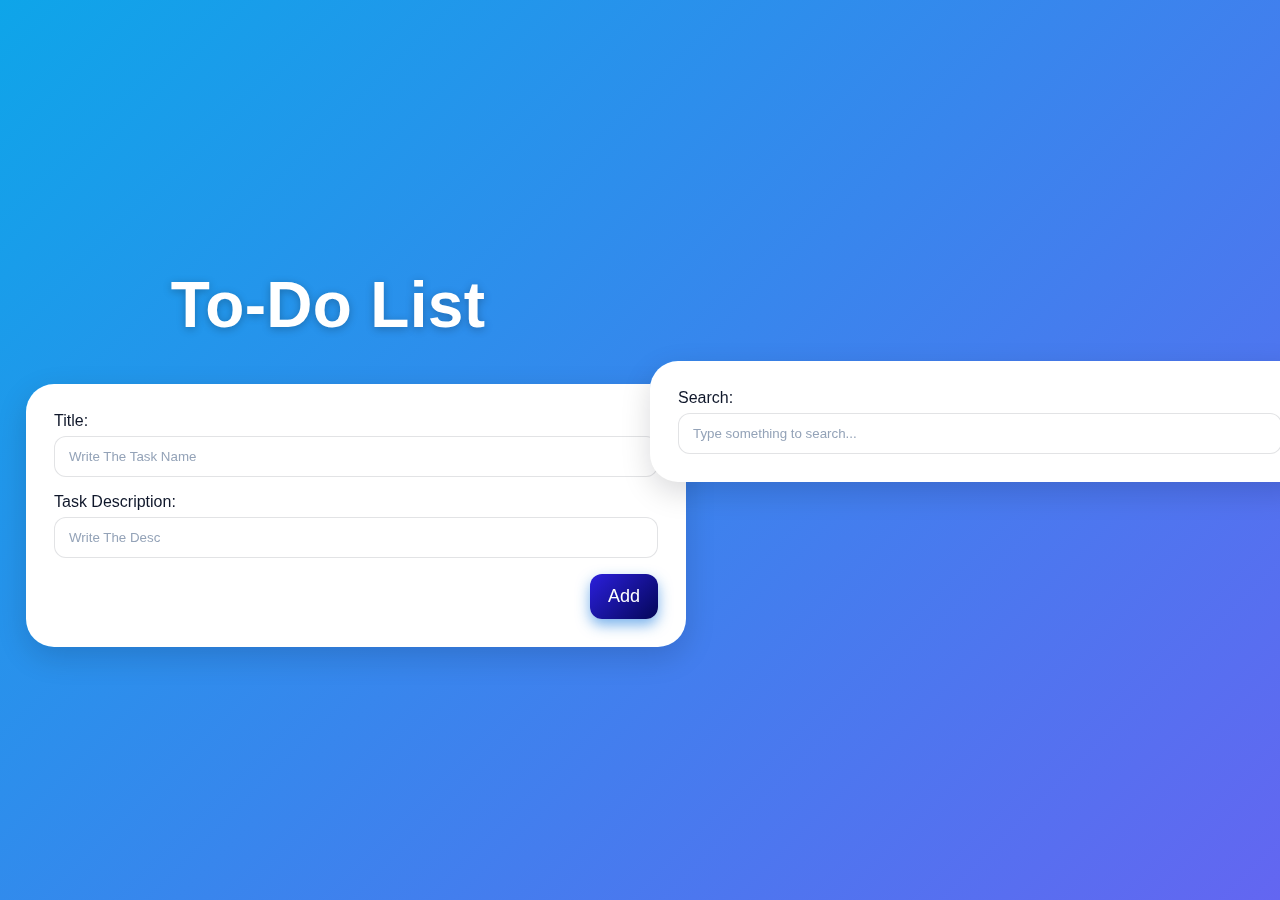
<file: index.html>
<!DOCTYPE html>
<html lang="en">
  <head>
    <meta charset="UTF-8" />
    <meta name="viewport" content="width=device-width, initial-scale=1.0" />
    <title>JavaScript - Assignment 3</title>
    <link rel="stylesheet" href=".//CSS/styles.css" />
    <link
      rel="stylesheet"
      href="https://cdnjs.cloudflare.com/ajax/libs/font-awesome/4.7.0/css/font-awesome.min.css"
    />
  </head>
  <body>
    <div class="outer-container">
      <div class="container">
        <div class="title"><h1>To-Do List</h1></div>
        <div class="form">
          <div class="group">
            <label for="taskTitle"> Title:</label>
            <input
              type="text"
              id="taskTitle"
              class="inp"
              placeholder="Write The Task Name"
            />
          </div>

          <div class="group">
            <label for="taskDesc"> Task Description:</label>
            <input
              type="text"
              id="taskDesc"
              class="inp"
              placeholder="Write The Desc"
            />
          </div>

          <button onclick="addTask()" id="addBtn">Add</button>
        </div>
      </div>
      <div class="container">
        <div class="form">
          <div class="group">
            <label for="searchInput"> Search:</label>
            <input
              type="text"
              id="searchInput"
              class="inp"
              placeholder="Type something to search..."
            />
          </div>
        </div>
        <div class="task-items has-tasks"></div>
      </div>
    </div>

    <script src="script.js"></script>
  </body>
</html>
</file>
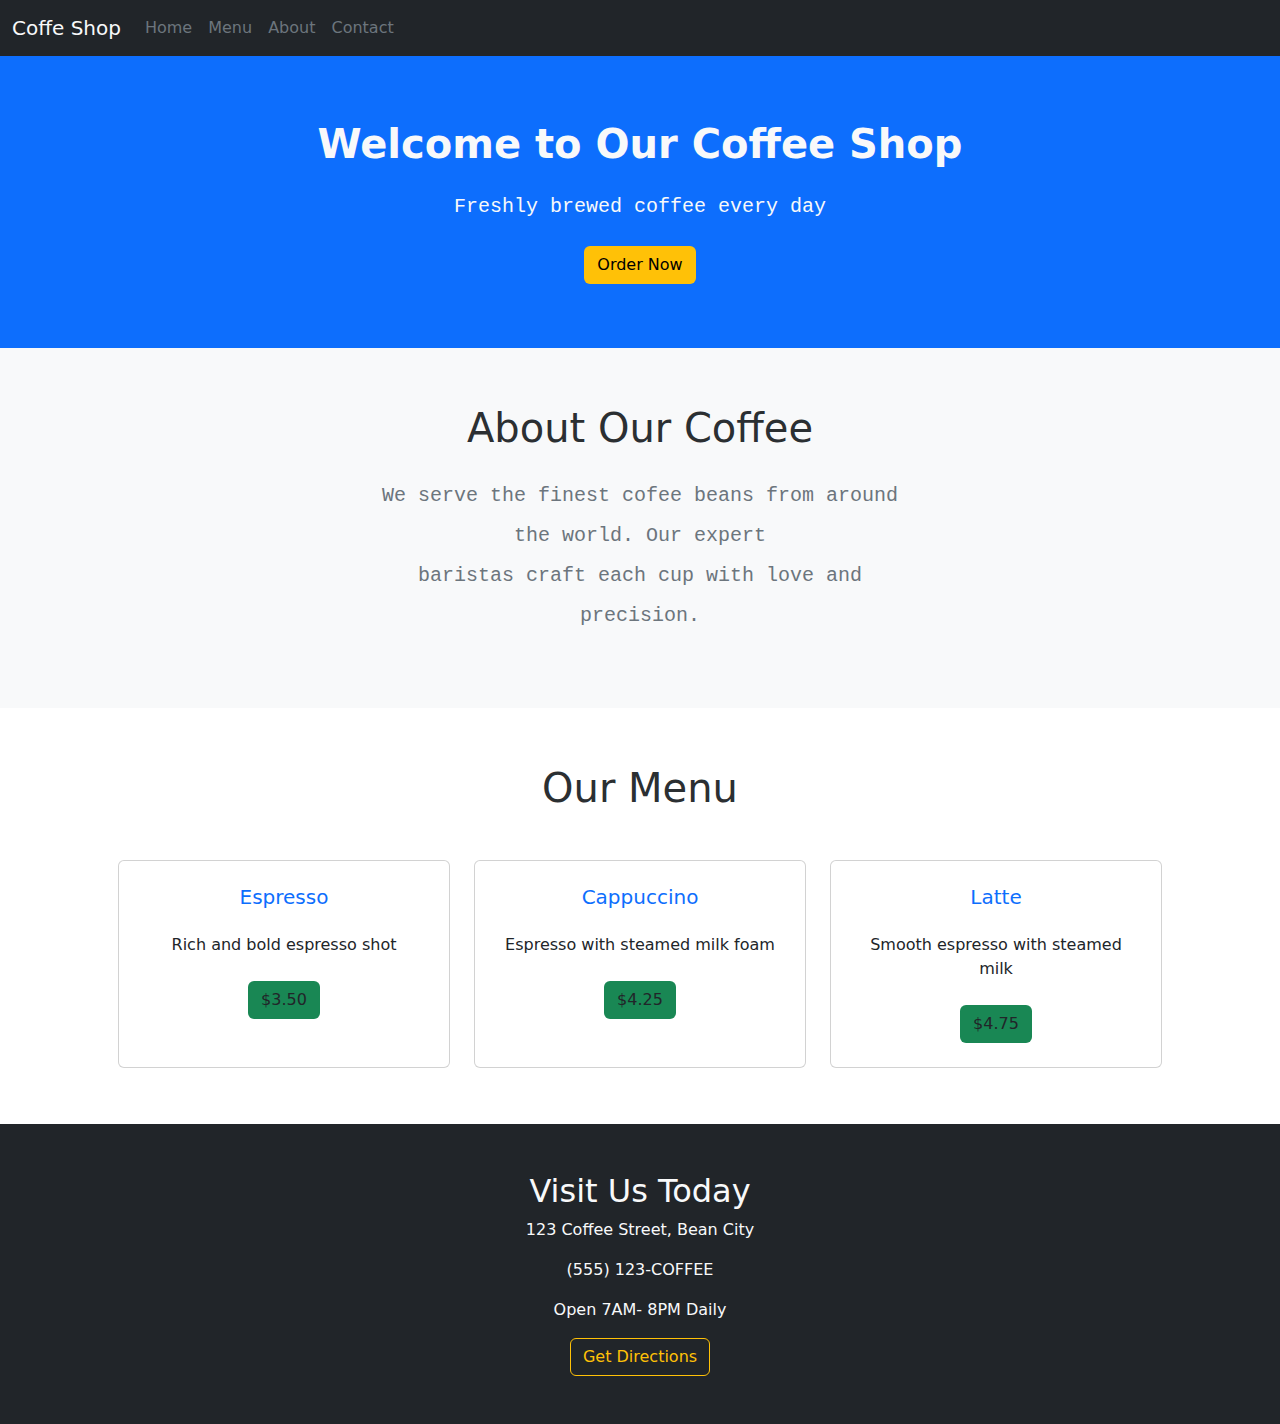
<file: BootStrap-Tasks/day 1/index.html>
<!DOCTYPE html>
<html lang="en">
  <head>
    <meta charset="UTF-8" />
    <meta name="viewport" content="width=device-width, initial-scale=1.0" />
    <title>BootStrap - Day 1</title>
    <link rel="stylesheet" href="./CSS/bootstrap.min.css" />
    <style>
      html {
        scroll-behavior: smooth;
      }
    </style>
  </head>
  <body>
    <nav class="navbar navbar-expand-lg bg-dark">
      <div class="container-fluid">
        <a class="navbar-brand text-light" href="#home">Coffe Shop</a>
        <button
          class="navbar-toggler"
          type="button"
          data-bs-toggle="collapse"
          data-bs-target="#navbarNav"
          aria-controls="navbarNav"
          aria-expanded="false"
          aria-label="Toggle navigation"
        >
          <span class="navbar-toggler-icon"></span>
        </button>
        <div class="collapse navbar-collapse" id="navbarNav">
          <ul class="navbar-nav">
            <li class="nav-item">
              <a
                class="nav-link active text-secondary"
                aria-current="page"
                href="#home"
                >Home</a
              >
            </li>
            <li class="nav-item">
              <a class="nav-link text-secondary" href="#menu">Menu</a>
            </li>
            <li class="nav-item">
              <a class="nav-link text-secondary" href="#about">About</a>
            </li>
            <li class="nav-item">
              <a class="nav-link disabled text-secondary" aria-disabled="true"
                >Contact</a
              >
            </li>
          </ul>
        </div>
      </div>
    </nav>
    <div
      id="home"
      class="bg-primary d-flex justify-content-center align-items-center p-3"
    >
      <div class="container w-75 text-center p-5">
        <h1 class="text-light fw-bold mb-4">Welcome to Our Coffee Shop</h1>
        <p class="text-light fs-5 mb-4 font-monospace fw-lighter">
          Freshly brewed coffee every day
        </p>
        <button class="btn bg-warning text-black">Order Now</button>
      </div>
    </div>
    <div
      id="about"
      class="bg-body-tertiary d-flex justify-content-center align-items-center p-2"
    >
      <div class="container w-50 text-center p-5">
        <h1 class="text-secondary-emphasis mb-4 fw-lighter">
          About Our Coffee
        </h1>
        <p class="text-light fs-5 mb-4 font-monospace fw-lighter"></p>
        <p class="text-secondary lh-lg fs-5 font-monospace">
          We serve the finest cofee beans from around the world. Our expert
          <br />
          baristas craft each cup with love and precision.
        </p>
      </div>
    </div>

    <div id="menu" class="d-flex justify-content-center align-items-center p-2">
      <div class="container p-5 text-center">
        <h1 class="text-secondary-emphasis mb-5">Our Menu</h1>

        <div class="row g-4 justify-content-center">
          <div class="col-lg-4 col-md-6 col-12">
            <div class="card h-100 p-2">
              <div class="card-body">
                <h5 class="card-title text-primary mb-4">Espresso</h5>
                <p class="card-text mb-4">Rich and bold espresso shot</p>
                <button class="btn bg-success">$3.50</button>
              </div>
            </div>
          </div>
          <div class="col-lg-4 col-md-6 col-12">
            <div class="card h-100 p-2">
              <div class="card-body">
                <h5 class="card-title text-primary mb-4">Cappuccino</h5>
                <p class="card-text mb-4">Espresso with steamed milk foam</p>
                <button class="btn bg-success">$4.25</button>
              </div>
            </div>
          </div>
          <div class="col-lg-4 col-md-6 col-12">
            <div class="card h-100 p-2">
              <div class="card-body">
                <h5 class="card-title text-primary mb-4">Latte</h5>
                <p class="card-text mb-4">Smooth espresso with steamed milk</p>
                <button class="btn bg-success">$4.75</button>
              </div>
            </div>
          </div>
        </div>
      </div>
    </div>
    <div class="bg-dark text-center p-5">
      <h2 class="text-light">Visit Us Today</h2>
      <p class="text-light">123 Coffee Street, Bean City</p>
      <p class="text-light">(555) 123-COFFEE</p>
      <p class="text-light">Open 7AM- 8PM Daily</p>
      <button class="btn text-warning border-warning">Get Directions</button>
    </div>
  </body>
</html>
</file>
<file: CSS/styles.css>
:root {
    --bg-gradient: linear-gradient(135deg, #0ea5e9 0%, #6366f1 100%);
    --surface: #ffffff;
    --muted-surface: rgba(255, 255, 255, 0.7);
    --text: #0f172a;
    --muted-text: #475569;
    --primary: #6366f1;
    --primary-contrast: #ffffff;
    --success: #22c55e;
    --warning: #f59e0b;
    --danger: #ef4444;
    --shadow: 0 10px 30px rgba(2, 6, 23, 0.15);
    --radius-lg: 20px;
    --radius-xl: 28px;
}

body {
    margin: 0;
    padding: 0;
    font-family: "Segoe UI", Tahoma, Geneva, Verdana, sans-serif;
    color: var(--text);
    box-sizing: border-box;
}
.outer-container {
    height: 100vh;
    box-sizing: border-box;
    background: var(--bg-gradient);
    overflow: auto;
    display: flex;
    /* flex-direction: column; */
    align-items: center;
    justify-content: center;
    padding: 40px 16px;
}
.container {
    padding: 10px;
    width: 100%;
    max-width: 960px;
    margin: 10px auto;
}
.container .title{
    text-align: center;
    font-size: 32px;
    color: #ffffff;
    font-weight: 800;
    letter-spacing: 0.3px;
    text-shadow: 0 2px 8px rgba(0,0,0,0.25);
}
.form {
    display: flex;
    flex-direction: column;
    gap: 16px;
    background: var(--surface);
    box-shadow: var(--shadow);
    padding: 28px;
    width: 100%;
    max-width: 640px;
    margin: 18px auto 28px auto;
    border-radius: var(--radius-xl);
    backdrop-filter: saturate(140%) blur(4px);
}

.form button {
    background: linear-gradient(135deg, #2b1fdc, #040758);
    margin-left: auto;
    padding: 12px 18px;
    border: none;
    border-radius: 12px;
    cursor: pointer;
    color: #ffffff;
    font-size: 18px;
    box-shadow: 0 6px 14px rgba(35, 129, 224, 0.608);
    transition: transform 0.15s ease, box-shadow 0.2s ease, filter 0.2s ease;
}

.form button:hover {
    transform: translateY(-1px);
    box-shadow: 0 10px 18px rgba(34, 197, 94, 0.45);
    filter: brightness(1.03);
}

.form button:active {
    transform: translateY(0);
    box-shadow: 0 4px 10px rgba(34, 197, 94, 0.3);
}
.group {
    display: flex;
    flex-direction: column;
    gap: 6px  
}
.inp {
    border-radius: 12px;
    border: 1px solid rgba(15, 23, 42, 0.12);
    padding: 12px 14px;
    background: #ffffff;
    color: var(--text);
    transition: border-color 0.2s ease, box-shadow 0.2s ease;
}

.inp::placeholder {
    color: #94a3b8;
}

.inp:focus {
    outline: none;
    border-color: rgba(99, 102, 241, 0.6);
    box-shadow: 0 0 0 4px rgba(99, 102, 241, 0.15);
}

.task-items {
    padding: 24px;
    width: 100%;
    max-width: 640px;
    margin: auto;
    border-radius: var(--radius-xl);
}
.task-items.has-tasks {
    background: var(--muted-surface);
    box-shadow: var(--shadow);
}
.task-item{
    margin-bottom: 12px; 
    display: flex;
    justify-content: space-between;
    align-items: center;
    background: #ffffff;
    border: 1px solid rgba(15, 23, 42, 0.06);
    border-radius: 16px;
    box-shadow: 0 4px 10px rgba(2, 6, 23, 0.06);
    transition: transform 0.15s ease, box-shadow 0.2s ease, border-color 0.2s ease;
    animation: slideIn 260ms ease both;
}

.task-content {
    display: flex;
    flex-direction: column;
    gap: 4px;
}

.task-item:hover {
    transform: translateY(-1px);
    box-shadow: 0 8px 16px rgba(2, 6, 23, 0.12);
    border-color: rgba(15, 23, 42, 0.12);
}

.task-item h4 {
    margin-left: 16px;
    margin-top: 12px;
    margin-bottom: 12px;
    color: var(--text);
    font-weight: 600;
}

.task-desc {
    margin: -8px 0 10px 16px;
    color: var(--muted-text);
    font-size: 14px;
}

.task-item i {
    margin-right: 14px;
    cursor: pointer;
    color: #64748b;
    transition: transform 0.15s ease, color 0.2s ease, filter 0.2s ease;
}

.task-item i:hover {
    transform: scale(1.07);
    filter: brightness(1.1);
}

.task-item .fa-check {
    color: var(--success);
}

.task-item .fa-pencil {
    color: var(--warning);
}

.done{
    background: #ecfdf5;
    border-color: rgba(34, 197, 94, 0.35);
}

.done h4 {
    text-decoration: line-through;
    color: #16a34a;
}

.done i {
    color: #16a34a;
    opacity: 0.9;
}

@keyframes slideIn {
    from {
        transform: translateY(6px);
        opacity: 0;
    }
    to {
        transform: translateY(0);
        opacity: 1;
    }
}
</file>
